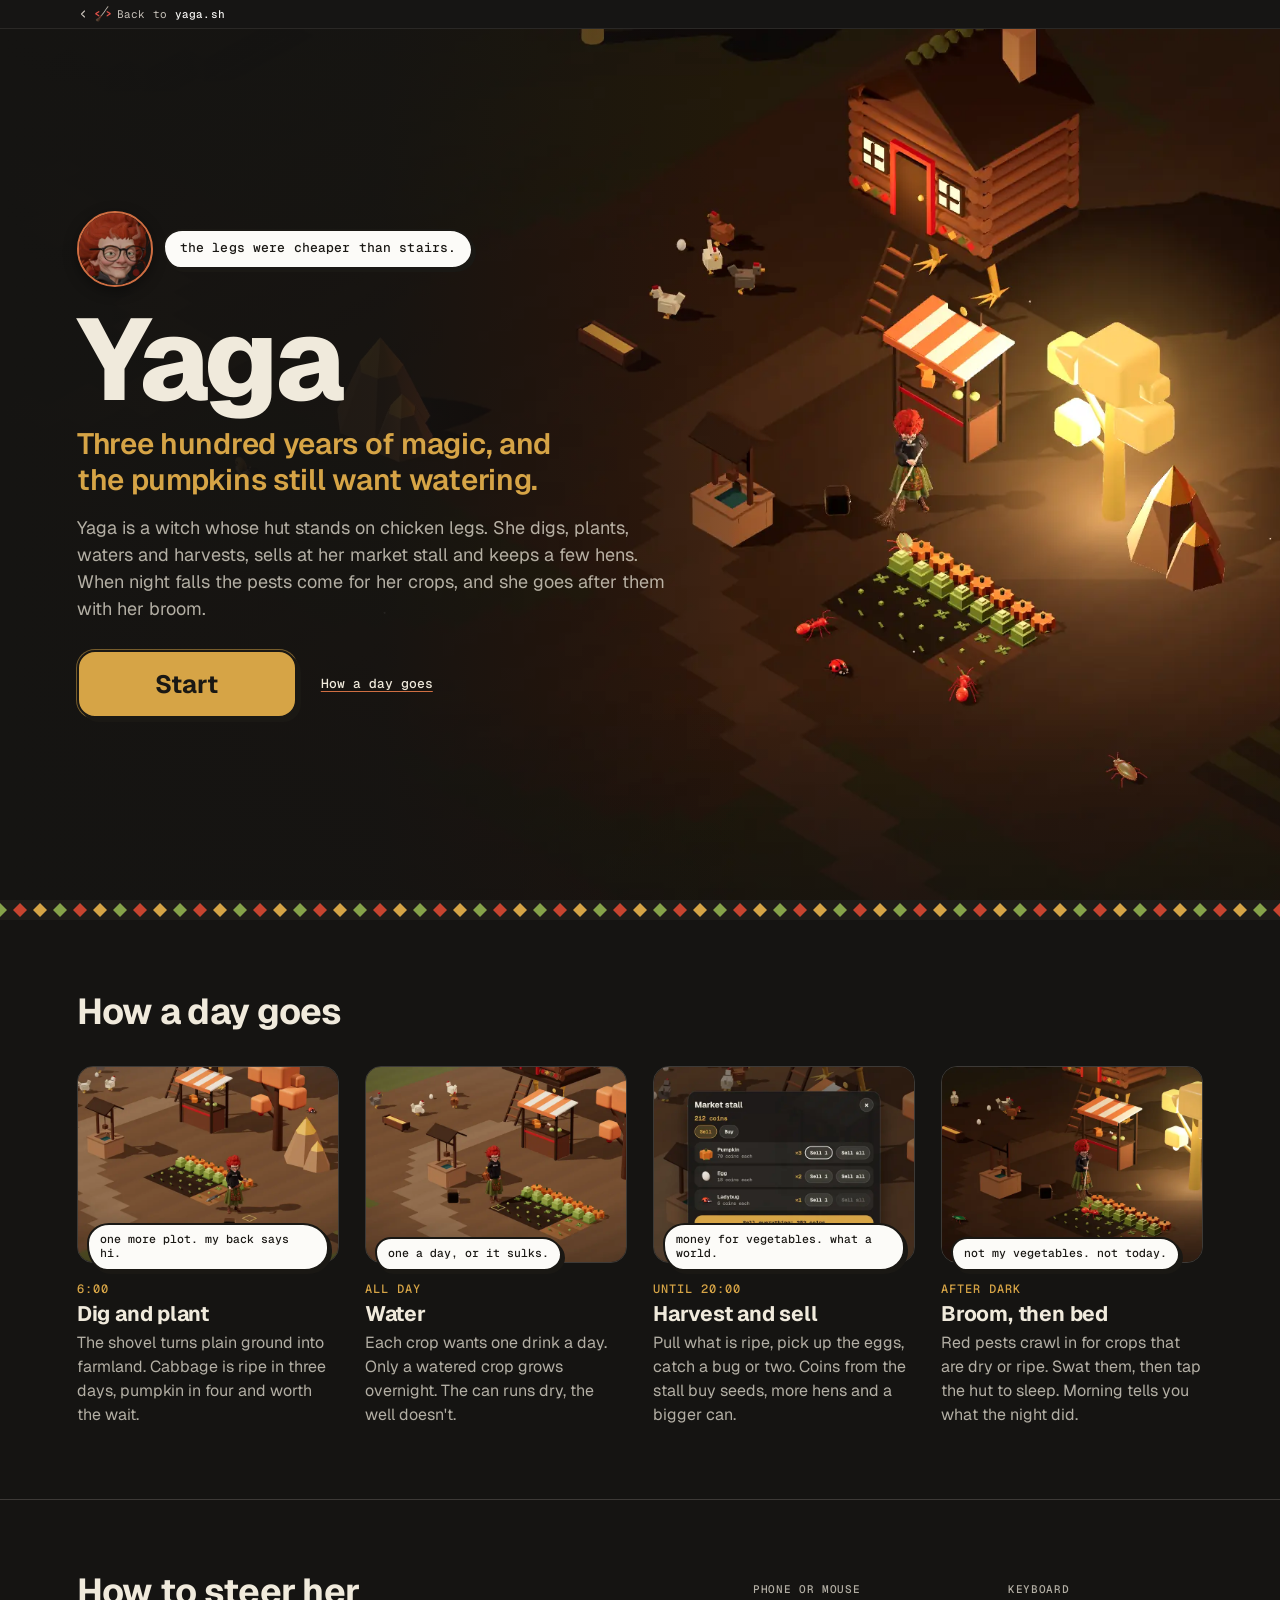
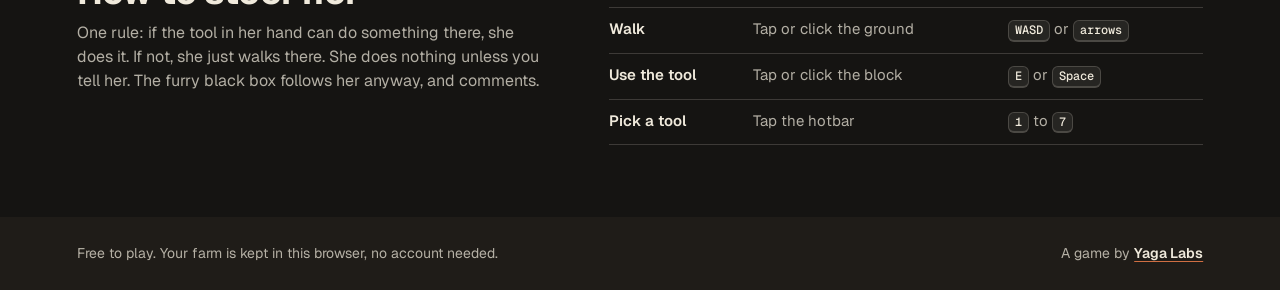
<file: index.html>
<!doctype html>
<html lang="en">
<head>
<meta charset="utf-8">
<meta name="viewport" content="width=device-width,initial-scale=1,viewport-fit=cover">
<title>Yaga: a witch's farm game you play in the browser</title>
<meta name="description" content="Yaga is a witch whose hut stands on chicken legs. Dig, plant, water, harvest, sell at her market stall, keep hens and swat night pests with her broom. Free, in your browser, on a phone or a computer.">
<meta name="theme-color" content="#151412">
<link rel="canonical" href="https://game.yaga.sh/">
<link rel="icon" href="site/favicon.png">
<meta property="og:type" content="website">
<meta property="og:site_name" content="Yaga Labs">
<meta property="og:url" content="https://game.yaga.sh/">
<meta property="og:title" content="Yaga: a witch's farm game">
<meta property="og:description" content="Three hundred years of magic, and the pumpkins still want watering. Farm by day, swat pests by night, in your browser.">
<meta property="og:image" content="https://game.yaga.sh/site/og.jpg">
<meta property="og:image:width" content="1200">
<meta property="og:image:height" content="630">
<meta name="twitter:card" content="summary_large_image">
<link rel="preload" as="image" href="site/hero-tall.webp" media="(max-width: 799px)" fetchpriority="high">
<link rel="preload" as="image" href="site/hero-wide.webp" media="(min-width: 800px)" fetchpriority="high">
<link rel="preconnect" href="https://fonts.googleapis.com">
<link rel="preconnect" href="https://fonts.gstatic.com" crossorigin>
<!-- the font loads without holding up the page, as in the game -->
<link href="https://fonts.googleapis.com/css2?family=Geist:wght@400;500;600;700;800&family=Geist+Mono:wght@400;500&display=swap" rel="stylesheet" media="print" onload="this.media='all'">
<link rel="stylesheet" href="site/home.css">
</head>
<body>

<!-- the yaga.sh family bar: the same strip as on the other yaga.sh sites; homepage only (the game has its own link back), scrolls away -->
<div class="yaga-bar">
  <a class="yaga-bar-link" href="https://www.yaga.sh">
    <svg class="yaga-bar-arrow" viewBox="0 0 16 16" fill="none" stroke="currentColor" stroke-width="1.5" stroke-linecap="round" stroke-linejoin="round" aria-hidden="true"><path d="M10 4L6 8l4 4"/></svg>
    <img class="yaga-bar-mark" src="site/yaga-mark.webp" width="16" height="16" alt="">
    <span>Back to <strong>yaga.sh</strong></span>
  </a>
</div>

<main>
  <section class="hero">
    <picture>
      <source media="(min-width: 800px)" srcset="site/hero-wide.webp" width="1920" height="1200">
      <img class="shot" src="site/hero-tall.webp" width="780" height="1688" alt="Night on the farm in the game: Yaga swings her broom at a red pest beside her field, under a glowing tree, with her hut on chicken legs behind her.">
    </picture>
    <div class="pitch">
      <div class="who">
        <img src="site/yaga.webp" width="88" height="88" alt="">
        <p class="cloud">the legs were cheaper than stairs.</p>
      </div>
      <h1>Yaga</h1>
      <p class="hook">Three hundred years of magic, and the pumpkins still want watering.</p>
      <p class="intro">Yaga is a witch whose hut stands on chicken legs. She digs, plants, waters and harvests, sells at her market stall and keeps a few hens. When night falls the pests come for her crops, and she goes after them with her broom.</p>
      <div class="go">
        <a class="start" id="start" href="play/">Start</a>
        <a class="more" href="#day">How a day goes</a>
      </div>
    </div>
  </section>

  <div class="band" aria-hidden="true"></div>

  <section id="day" class="day">
    <h2>How a day goes</h2>
    <ol class="beats">
      <li>
        <figure><img src="site/dig.webp" width="720" height="540" loading="lazy" alt="Yaga with a shovel at the edge of her field."><figcaption class="cloud">one more plot. my back says hi.</figcaption></figure>
        <time>6:00</time>
        <h3>Dig and plant</h3>
        <p>The shovel turns plain ground into farmland. Cabbage is ripe in three days, pumpkin in four and worth the wait.</p>
      </li>
      <li>
        <figure><img src="site/water.webp" width="720" height="540" loading="lazy" alt="Yaga with her watering can beside the crops, the well behind her."><figcaption class="cloud">one a day, or it sulks.</figcaption></figure>
        <time>All day</time>
        <h3>Water</h3>
        <p>Each crop wants one drink a day. Only a watered crop grows overnight. The can runs dry, the well doesn't.</p>
      </li>
      <li>
        <figure><img src="site/stall.webp" width="720" height="540" loading="lazy" alt="The market stall panel in the game: pumpkins, eggs and a ladybug for sale."><figcaption class="cloud">money for vegetables. what a world.</figcaption></figure>
        <time>Until 20:00</time>
        <h3>Harvest and sell</h3>
        <p>Pull what is ripe, pick up the eggs, catch a bug or two. Coins from the stall buy seeds, more hens and a bigger can.</p>
      </li>
      <li>
        <figure><img src="site/night.webp" width="720" height="540" loading="lazy" alt="Night: Yaga with her broom, a big red ant already in the crops."><figcaption class="cloud">not my vegetables. not today.</figcaption></figure>
        <time>After dark</time>
        <h3>Broom, then bed</h3>
        <p>Red pests crawl in for crops that are dry or ripe. Swat them, then tap the hut to sleep. Morning tells you what the night did.</p>
      </li>
    </ol>
  </section>

  <section class="keys">
    <div>
      <h2>How to steer her</h2>
      <p>One rule: if the tool in her hand can do something there, she does it. If not, she just walks there. She does nothing unless you tell her. The furry black box follows her anyway, and comments.</p>
    </div>
    <table>
      <thead><tr><td></td><th scope="col">Phone or mouse</th><th scope="col">Keyboard</th></tr></thead>
      <tbody>
        <tr><th scope="row">Walk</th><td>Tap or click the ground</td><td><kbd>WASD</kbd> or <kbd>arrows</kbd></td></tr>
        <tr><th scope="row">Use the tool</th><td>Tap or click the block</td><td><kbd>E</kbd> or <kbd>Space</kbd></td></tr>
        <tr><th scope="row">Pick a tool</th><td>Tap the hotbar</td><td><kbd>1</kbd> to <kbd>7</kbd></td></tr>
      </tbody>
    </table>
  </section>
</main>

<footer>
  <p>Free to play. Your farm is kept in this browser, no account needed.</p>
  <p>A game by <a href="https://yaga.sh">Yaga Labs</a></p>
</footer>

<script>
  // the game's save key is SAVE_KEY in play/code/app.js (and its older one, OLD_SAVE_KEY, which it brings over).
  // pageshow, not load: coming back from the game can restore this page as it was left
  addEventListener('pageshow', () => {
    try { if (localStorage.getItem('yaga-farm-v2') || localStorage.getItem('yaga-pet-v1')) document.getElementById('start').textContent = 'Continue'; } catch (e) { /* no storage: it stays Start */ }
  });
</script>
</body>
</html>
</file>
<file: site/home.css>
/* The homepage. Same colours and fonts as the game (the :root at the top of play/index.html). Phone first. */
:root {
  --void: #151412;
  --soot: #1F1C18;
  --cream: #F0EADC;
  --dim: rgba(240, 234, 220, 0.72);
  --gold: #D6A446;
  --accent: #CF6E42;
  --red: #C8442F;
  --moss: #86A24A;
  --ink: #1A1814;
  --paper: #FCFBF8;
  --line: rgba(240, 234, 220, 0.18);
  --display: 'Geist', system-ui, -apple-system, sans-serif;
  --mono: 'Geist Mono', ui-monospace, Menlo, monospace;
  --yb: 29px;
  --gut: 20px;
  color-scheme: dark;
}
* { box-sizing: border-box; }
html { scroll-behavior: smooth; -webkit-text-size-adjust: 100%; }
body { margin: 0; background: var(--void); color: var(--cream); font: 400 16px/1.5 var(--display); }
img { display: block; max-width: 100%; height: auto; }
a { color: inherit; }
h1, h2, h3, p, ol, figure { margin: 0; padding: 0; }
ol { list-style: none; }

/* her speech cloud, as in the game: paper, ink, a hard shadow */
.cloud {
  width: fit-content; padding: 9px 15px 10px; background: var(--paper); color: var(--ink);
  border: 2px solid var(--ink); border-radius: 22px 26px 24px 20px / 20px 24px 22px 26px; box-shadow: 3px 3px 0 var(--ink);
  font: 500 13px/1.25 var(--mono); letter-spacing: 0.01em;
}

/* the yaga.sh family bar: the same strip at the top of every yaga.sh site, in yaga.sh's own warm dark colours */
.yaga-bar { height: var(--yb); display: flex; align-items: center; padding: 0 var(--gut); background: #161514; border-bottom: 1px solid #2A2826; }
.yaga-bar-link { display: inline-flex; align-items: center; gap: 6px; min-height: var(--yb); color: #C4BFB7; text-decoration: none; font: 400 11px/1 'Geist Mono', ui-monospace, 'SF Mono', Menlo, Consolas, monospace; letter-spacing: 0.02em; transition: color 0.2s ease; }
.yaga-bar-link strong { color: #F5F4F2; font-weight: 500; }
.yaga-bar-arrow { display: block; width: 12px; height: 12px; flex: none; transition: transform 0.2s ease; }
.yaga-bar-mark { display: block; width: 16px; height: 16px; flex: none; }
.yaga-bar-link:hover { color: #F5F4F2; }
.yaga-bar-link:hover .yaga-bar-arrow { transform: translateX(-3px); }
.yaga-bar-link:focus-visible { outline: 2px solid var(--cream); outline-offset: 2px; border-radius: 3px; }

/* ── hero: the picture fills the screen; on a phone the words sit under the scene, on a desktop beside it ── */
.hero { position: relative; min-height: calc(100vh - var(--yb)); min-height: calc(100svh - var(--yb)); display: flex; align-items: flex-end; overflow: hidden; isolation: isolate; }
.shot { position: absolute; inset: 0; z-index: -2; width: 100%; height: 100%; object-fit: cover; object-position: 50% 0; }
.hero::after {
  content: ''; position: absolute; inset: 0; z-index: -1;
  background: linear-gradient(to bottom, rgba(21, 20, 18, 0) 36%, rgba(21, 20, 18, 0.88) 54%, var(--void) 68%);
}
.pitch { width: 100%; padding: 0 20px calc(24px + env(safe-area-inset-bottom, 0px)); }
.who { display: flex; align-items: center; gap: 10px; margin-bottom: 10px; }
.who img { width: 56px; height: 56px; flex: none; border-radius: 50%; border: 2px solid var(--accent); box-shadow: 0 4px 14px rgba(0, 0, 0, 0.4); }
h1 { font: 800 clamp(64px, 19vw, 76px)/0.95 var(--display); letter-spacing: -0.035em; }
.hook { margin-top: 8px; font: 600 clamp(20px, 5.6vw, 23px)/1.22 var(--display); letter-spacing: -0.01em; color: var(--gold); text-wrap: balance; }
.intro { margin-top: 10px; font-size: 15.5px; line-height: 1.45; color: var(--dim); }
.go { display: flex; align-items: center; gap: 18px; margin-top: 18px; }
.start {
  display: inline-flex; align-items: center; justify-content: center; min-width: 190px; height: 60px; padding: 0 32px; border-radius: 18px;
  background: var(--gold); color: var(--ink); border: 2px solid var(--ink); box-shadow: 4px 4px 0 var(--ink), 0 0 0 1px rgba(214, 164, 70, 0.5);
  font: 700 22px/1 var(--display); text-decoration: none; transition: transform 0.12s ease, box-shadow 0.12s ease, background 0.12s ease;
}
.start:hover { background: #E3B55C; transform: translate(-1px, -1px); box-shadow: 5px 5px 0 var(--ink), 0 0 0 1px rgba(214, 164, 70, 0.5); }
.start:active { transform: translate(3px, 3px); box-shadow: 1px 1px 0 var(--ink); }
.more { font: 500 13px/1.3 var(--mono); color: var(--cream); text-underline-offset: 3px; text-decoration-color: var(--accent); }
a:focus-visible { outline: 3px solid var(--cream); outline-offset: 3px; }

/* the embroidery band from the front of her hut */
.band {
  height: 20px; background-color: var(--soot); background-size: 60px 20px; background-position: center;
  background-image: url("data:image/svg+xml,%3Csvg xmlns='http://www.w3.org/2000/svg' width='60' height='20'%3E%3Cpath fill='%23C8442F' d='M10 3l7 7-7 7-7-7z'/%3E%3Cpath fill='%23D6A446' d='M30 3l7 7-7 7-7-7z'/%3E%3Cpath fill='%2386A24A' d='M50 3l7 7-7 7-7-7z'/%3E%3C/svg%3E");
}

/* ── how a day goes ── */
.day, .keys { padding: 44px 20px; max-width: 1320px; margin: 0 auto; }
h2 { font: 700 clamp(28px, 7.4vw, 36px)/1.1 var(--display); letter-spacing: -0.02em; }
.beats { display: grid; gap: 34px; margin-top: 24px; }
figure { position: relative; margin-bottom: 14px; }
figure img { width: 100%; border-radius: 16px; border: 1px solid var(--line); }
figcaption.cloud { position: absolute; left: 10px; bottom: -8px; max-width: calc(100% - 20px); font-size: 11.5px; letter-spacing: 0; padding: 7px 11px 8px; }
time { display: block; margin-top: 20px; font: 500 12px/1 var(--mono); letter-spacing: 0.08em; text-transform: uppercase; color: var(--gold); }
h3 { margin-top: 6px; font: 700 21px/1.2 var(--display); letter-spacing: -0.01em; }
.beats p { margin-top: 5px; color: var(--dim); }

/* ── controls ── */
.keys { display: grid; gap: 20px; border-top: 1px solid var(--line); }
.keys > div > p { margin-top: 10px; color: var(--dim); max-width: 46ch; }
table { width: 100%; border-collapse: collapse; font-size: 14px; line-height: 1.35; }
th, td { padding: 11px 10px 11px 0; text-align: left; vertical-align: top; border-bottom: 1px solid var(--line); font-weight: 400; }
thead th { font: 500 11px/1.2 var(--mono); letter-spacing: 0.06em; text-transform: uppercase; color: var(--dim); }
tbody th { font-weight: 600; white-space: nowrap; }
td { color: var(--dim); }
kbd { display: inline-block; padding: 1px 6px; border: 1px solid var(--line); border-bottom-width: 2px; border-radius: 6px; background: rgba(240, 234, 220, 0.08); font: 500 12px/1.4 var(--mono); color: var(--cream); }

footer { display: flex; flex-wrap: wrap; justify-content: space-between; gap: 6px 24px; padding: 22px 20px calc(26px + env(safe-area-inset-bottom, 0px)); background: var(--soot); font-size: 14px; color: var(--dim); }
footer a { color: var(--cream); font-weight: 600; text-decoration-color: var(--accent); text-underline-offset: 3px; }

/* ── small phones: the words need all the room ── */
@media (max-height: 740px) and (max-width: 799px) {
  .who { display: none; }
  .intro { font-size: 14.5px; }
  .hero::after { background: linear-gradient(to bottom, rgba(21, 20, 18, 0) 26%, rgba(21, 20, 18, 0.88) 43%, var(--void) 54%); }
}

/* ── wider screens ── */
@media (min-width: 620px) and (max-width: 799px) {
  .beats { grid-template-columns: 1fr 1fr; gap: 34px 22px; }
  .pitch { max-width: 620px; }
  .hero::after { background: linear-gradient(to bottom, rgba(21, 20, 18, 0) 52%, rgba(21, 20, 18, 0.88) 64%, var(--void) 76%); }
}
@media (min-width: 800px) {
  :root { --gut: clamp(32px, 6vw, 96px); }
  .hero { align-items: center; }
  .shot { object-position: 70% 40%; }
  .hero::after { background: linear-gradient(to right, var(--void) 0%, rgba(21, 20, 18, 0.9) 30%, rgba(21, 20, 18, 0) 58%), linear-gradient(to top, rgba(21, 20, 18, 0.55), rgba(21, 20, 18, 0) 24%); }
  .pitch { max-width: 600px; padding: 40px 0 40px clamp(32px, 6vw, 96px); box-sizing: content-box; }
  .who { margin-bottom: 18px; }
  .who img { width: 76px; height: 76px; }
  h1 { font-size: clamp(88px, 9vw, 128px); }
  .hook { margin-top: 12px; font-size: clamp(25px, 2.3vw, 31px); }
  .intro { margin-top: 16px; font-size: 18px; line-height: 1.5; max-width: 34em; }
  .go { margin-top: 28px; gap: 24px; }
  .start { min-width: 220px; height: 68px; font-size: 25px; }
  .day, .keys { padding: 72px clamp(32px, 6vw, 96px); }
  .beats { grid-template-columns: repeat(4, 1fr); gap: 26px; margin-top: 34px; }
  .keys { grid-template-columns: minmax(0, 1fr) minmax(0, 1.25fr); gap: 56px; align-items: start; }
  table { font-size: 15px; }
  footer { padding: 26px clamp(32px, 6vw, 96px); }
}
@media (prefers-reduced-motion: reduce) {
  html { scroll-behavior: auto; }
  .start { transition: none; }
  .yaga-bar-link:hover .yaga-bar-arrow { transform: none; }
}
</file>
